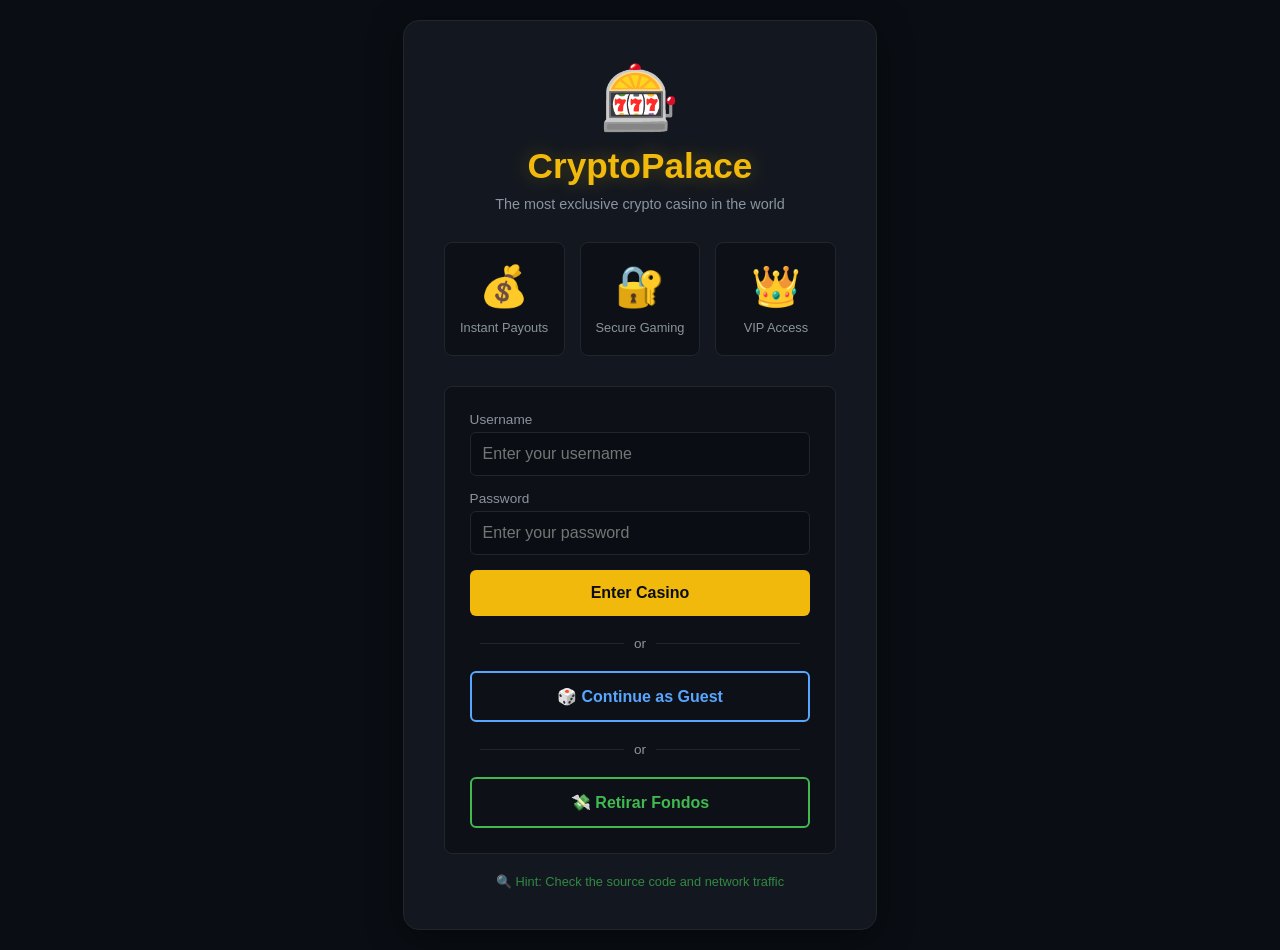
<file: index.html>
<!DOCTYPE html>
<html lang="es">
<head>
    <meta charset="UTF-8">
    <meta name="viewport" content="width=device-width, initial-scale=1.0">
    <title>CryptoPalace Casino</title>
    <link rel="stylesheet" href="css/main.css">
    
    <!-- ============================================
         CRYPTOPALACE CASINO - BACKEND FILES
         ============================================
         Los archivos del core están en /01100011 01101111 01110010 01100101/
         Los archivos de Robots y Sitemap están ubicados en /01100001 01110011 01110011 01100101 01110100 01110011/
         No acceder sin autorización.
         
         Archivos:
         /core/hfsifiuasdfgiadvfgiefgñsdbfidef.js
         /core/q3r8t5y2u1i9o0p4a7s6d.js
         /core/z8x7c6v5b4n3m2l1k0j9h8g7f.js
         /core/p0o9i8u7y6t5r4e3w2q1a0s9d8f.js
         /core/m1n2b3v4c5x6z7l8k9j0h1g2f3d4s.js
         
         Pista: La secuencia base es "qwertyuiopasdfghjklñzxcvbnm"
         Los tokens son fragmentos de esta secuencia.
         ============================================ -->
</head>
<body>
    <div class="container">
        <div class="logo">🎰</div>
        <h1>CryptoPalace</h1>
        <p class="subtitle">The most exclusive crypto casino in the world</p>
        
        <div class="features">
            <div class="feature">
                <span>💰</span>
                <p>Instant Payouts</p>
            </div>
            <div class="feature">
                <span>🔐</span>
                <p>Secure Gaming</p>
            </div>
            <div class="feature">
                <span>👑</span>
                <p>VIP Access</p>
            </div>
        </div>

        <div class="login-form">
            <div class="form-group">
                <label for="username">Username</label>
                <input type="text" id="username" placeholder="Enter your username">
            </div>
            <div class="form-group">
                <label for="password">Password</label>
                <input type="password" id="password" placeholder="Enter your password">
            </div>
            <button class="btn-login" onclick="login()">Enter Casino</button>
            
            <div class="divider">
                <span>or</span>
            </div>
            
            <button class="btn-guest" onclick="guestLogin()">🎲 Continue as Guest</button>
            
            <div class="divider">
                <span>or</span>
            </div>
            
            <button class="btn-withdraw" onclick="goToWithdraw()">💸 Retirar Fondos</button>
            
            <div class="error-msg" id="errorMsg">Invalid credentials</div>
        </div>

        <!-- Flag 1 escondida en el código fuente -->
        <!-- flag{hdvvhsuiufvbhuidbhvuisdbviu87grgrr7ehgerges} -->
        
        <p class="hint">🔍 Hint: Check the source code and network traffic</p>
    </div>

    <script src="js/main.js"></script>
</body>
</html>
</file>
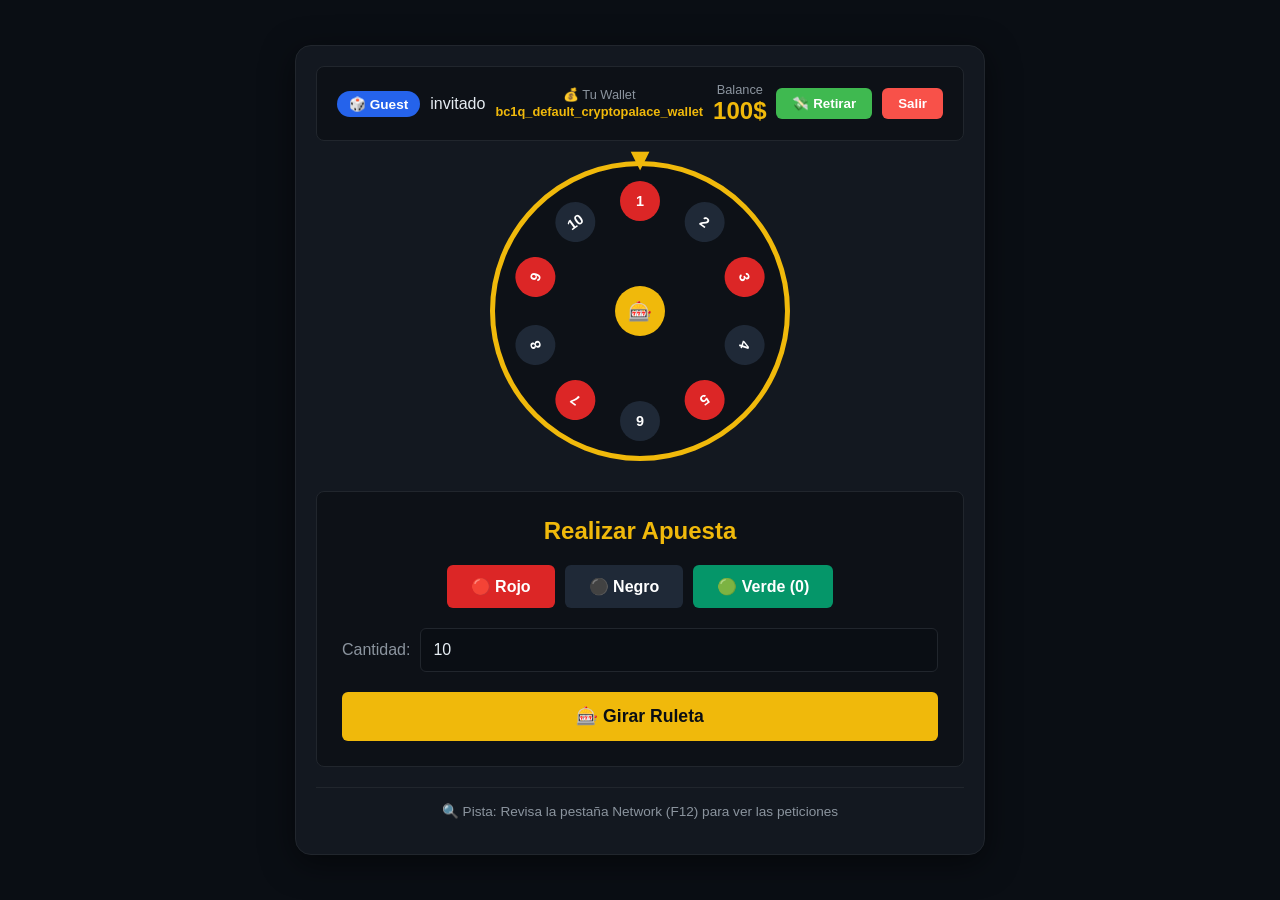
<file: casino.html>
<!DOCTYPE html>
<html lang="es">
<head>
    <meta charset="UTF-8">
    <meta name="viewport" content="width=device-width, initial-scale=1.0">
    <title>CryptoPalace Casino - Sala de Juegos</title>
    <link rel="stylesheet" href="css/main.css">
    
    <style>
        .roulette-wrapper {
            position: relative;
            width: 300px;
            height: 300px;
            margin: 0 auto 30px;
        }
        
        .roulette-arrow {
            position: absolute;
            top: -20px;
            left: 50%;
            transform: translateX(-50%);
            font-size: 2em;
            color: #f0b90b;
            z-index: 10;
        }
        
        .roulette-wheel {
            width: 100%;
            height: 100%;
            border-radius: 50%;
            position: relative;
            background: #0d1117;
            border: 5px solid #f0b90b;
            transition: transform 3s cubic-bezier(0.2, 0.8, 0.3, 1);
        }
        
        .roulette-wheel.spinning {
            transform: rotate(1440deg);
        }
        
        .roulette-number {
            position: absolute;
            width: 40px;
            height: 40px;
            display: flex;
            justify-content: center;
            align-items: center;
            border-radius: 50%;
            font-weight: bold;
            font-size: 0.9em;
            color: white;
            left: 50%;
            top: 50%;
            margin-left: -20px;
            margin-top: -20px;
        }
        
        .roulette-number.red { background: #dc2626; }
        .roulette-number.black { background: #1f2937; }
        .roulette-number.green { background: #059669; }
        
        .roulette-center {
            position: absolute;
            width: 50px;
            height: 50px;
            background: #f0b90b;
            border-radius: 50%;
            left: 50%;
            top: 50%;
            margin-left: -25px;
            margin-top: -25px;
            display: flex;
            justify-content: center;
            align-items: center;
            font-size: 1.2em;
            z-index: 5;
        }
    </style>
</head>
<body>
    <div class="casino-container">
        <header class="casino-header">
            <div class="user-info">
                <span id="userRole" class="badge">🎲 Guest</span>
                <span id="username">invitado</span>
            </div>
            <div class="balance-box">
                <span class="balance-label">💰 Tu Wallet</span>
                <span id="playerWallet" class="balance-amount" style="font-size:0.8em;">bc1q_...</span>
            </div>
            <div class="balance-box">
                <span class="balance-label">Balance</span>
                <span id="balance" class="balance-amount">100$</span>
            </div>
            <div class="header-buttons">
                <button class="btn-withdraw-header" onclick="goToWithdraw()">💸 Retirar</button>
                <button class="btn-logout" onclick="logout()">Salir</button>
            </div>
        </header>

        <main class="casino-main">
            <div class="roulette-wrapper">
                <div class="roulette-arrow">▼</div>
                <div class="roulette-wheel" id="rouletteWheel">
                    <div class="roulette-number red" style="transform: rotate(0deg) translateY(-110px);">1</div>
                    <div class="roulette-number black" style="transform: rotate(36deg) translateY(-110px);">2</div>
                    <div class="roulette-number red" style="transform: rotate(72deg) translateY(-110px);">3</div>
                    <div class="roulette-number black" style="transform: rotate(108deg) translateY(-110px);">4</div>
                    <div class="roulette-number red" style="transform: rotate(144deg) translateY(-110px);">5</div>
                    <div class="roulette-number black" style="transform: rotate(180deg) translateY(-110px);">6</div>
                    <div class="roulette-number red" style="transform: rotate(216deg) translateY(-110px);">7</div>
                    <div class="roulette-number black" style="transform: rotate(252deg) translateY(-110px);">8</div>
                    <div class="roulette-number red" style="transform: rotate(288deg) translateY(-110px);">9</div>
                    <div class="roulette-number black" style="transform: rotate(324deg) translateY(-110px);">10</div>
                    <div class="roulette-center">🎰</div>
                </div>
            </div>

            <div class="betting-panel">
                <h2>Realizar Apuesta</h2>
                <div class="bet-options">
                    <button class="bet-btn red" onclick="placeBet('red')">🔴 Rojo</button>
                    <button class="bet-btn black" onclick="placeBet('black')">⚫ Negro</button>
                    <button class="bet-btn green" onclick="placeBet('green')">🟢 Verde (0)</button>
                </div>
                <div class="bet-amount">
                    <label for="betAmount">Cantidad:</label>
                    <input type="number" id="betAmount" value="10" min="1" max="1000">
                </div>
                <button class="btn-spin" onclick="spinRoulette()">🎰 Girar Ruleta</button>
            </div>

            <div class="result-panel" id="resultPanel" style="display:none;">
                <h3>Resultado</h3>
                <p id="resultMessage"></p>
                <p id="resultAmount"></p>
            </div>
        </main>

        <footer class="casino-footer">
            <p>🔍 Pista: Revisa la pestaña Network (F12) para ver las peticiones</p>
        </footer>
    </div>

    <script>
        // ============================================
        // RULETA ANIMADA - LÓGICA INTEGRADA
        // ============================================
        
        let isSpinning = false;
        
        async function spinRoulette() {
            const wheel = document.getElementById('rouletteWheel');
            
            // Evitar doble giro
            if (isSpinning) {
                return;
            }
            
            isSpinning = true;
            console.log('[RULETA] Girando...');
            
            // Añadir clase para girar
            wheel.classList.add('spinning');
            
            // Esperar 3 segundos
            await new Promise(resolve => setTimeout(resolve, 3000));
            
            // Quitar clase
            wheel.classList.remove('spinning');
            isSpinning = false;
            
            console.log('[RULETA] Giro completado');
            
            // Mostrar resultado aleatorio
            const result = Math.floor(Math.random() * 37);
            const resultPanel = document.getElementById('resultPanel');
            const resultMessage = document.getElementById('resultMessage');
            const resultAmount = document.getElementById('resultAmount');
            
            resultPanel.style.display = 'block';
            resultMessage.textContent = `La bola cayó en ${result}`;
            resultMessage.style.color = '#e6edf3';
            resultAmount.textContent = 'Payout: 0$';
        }
        
        // Funciones de apuesta (simplificadas para que no de error)
        function placeBet(betType) {
            console.log('[CASINO] Apuesta:', betType);
            spinRoulette();
        }
        
        function goToWithdraw() {
            window.location.href = 'withdraw.html';
        }
        
        function logout() {
            localStorage.clear();
            window.location.href = 'index.html';
        }
    </script>

        <script src="js/casino.js"></script>
</body>
</html>
</file>
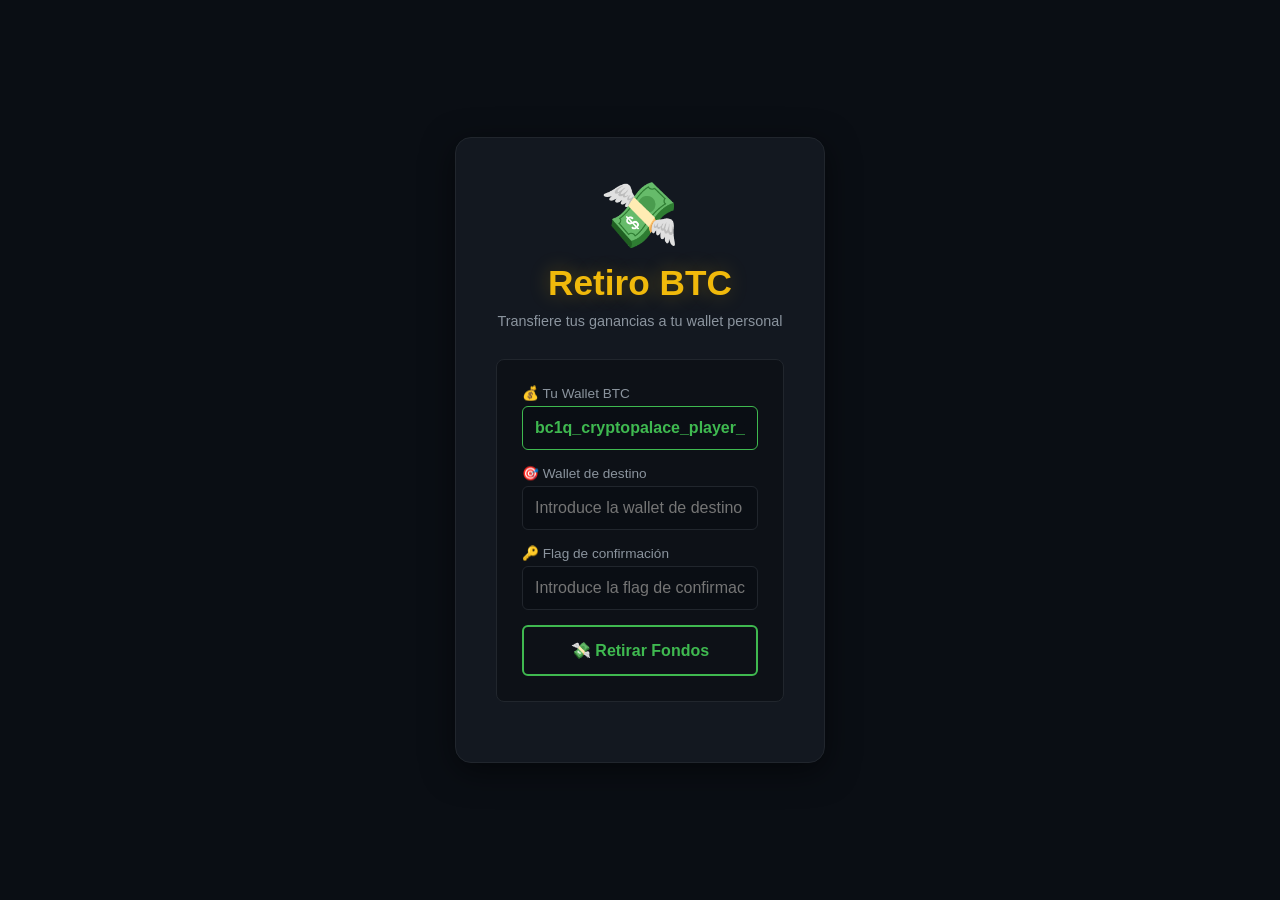
<file: withdraw.html>
<!DOCTYPE html>
<html lang="es">
<head>
    <meta charset="UTF-8">
    <meta name="viewport" content="width=device-width, initial-scale=1.0">
    <title>CryptoPalace Casino - Retiro BTC</title>
    <link rel="stylesheet" href="css/main.css">
</head>
<body>
    <div class="withdraw-container">
        <div class="logo">💸</div>
        <h1>Retiro BTC</h1>
        <p class="subtitle">Transfiere tus ganancias a tu wallet personal</p>
        
        <!-- Formulario de retiro -->
        <div class="withdraw-form" id="withdrawForm">
            <div class="form-group">
                <label for="playerWallet">💰 Tu Wallet BTC</label>
                <input type="text" id="playerWallet" readonly>
            </div>
            
            <div class="form-group">
                <label for="destWallet">🎯 Wallet de destino</label>
                <input type="text" id="destWallet" placeholder="Introduce la wallet de destino (bc1q...)">
            </div>
            
            <div class="form-group">
                <label for="flagInput">🔑 Flag de confirmación</label>
                <input type="text" id="flagInput" placeholder="Introduce la flag de confirmación">
            </div>
            
            <button class="btn-withdraw" onclick="withdraw()">💸 Retirar Fondos</button>
        </div>
        
        <!-- Pantalla de carga (oculta inicialmente) -->
        <div id="loading" style="display:none;">
            <div class="loading-box">
                <div class="spinner"></div>
                <p class="loading-text">Procesando transacción...</p>
                <p class="loading-subtext">Verificando flag de confirmación...</p>
            </div>
        </div>
        
        <!-- Transacción completada (oculta inicialmente) -->
        <div id="complete" style="display:none;">
            <div class="complete-box">
                <div class="complete-icon">✅</div>
                <h2>Transacción Completada</h2>
                
                <div class="tx-info">
                    <span class="tx-label">ID de transacción</span>
                    <span class="tx-value" id="txId"></span>
                </div>
                
                <div class="tx-info">
                    <span class="tx-label">Cantidad transferida</span>
                    <span class="tx-value" id="txAmount"></span>
                </div>
                
                <div class="tx-info">
                    <span class="tx-label">Wallet de destino</span>
                    <span class="tx-value" id="txWallet"></span>
                </div>
                
                <div class="final-flag" id="finalFlag"></div>
                
                <a href="casino.html" class="back-btn">🎰 Volver al Casino</a>
            </div>
        </div>
        
        <!-- Error (oculto inicialmente) -->
        <div id="errorBox" style="display:none;">
            <div class="error-box">
                <p id="errorMessage"></p>
            </div>
        </div>
    </div>
    
    <script src="js/withdraw.js"></script>
</body>
</html>
</file>
<file: css/main.css>
* { 
    margin: 0; 
    padding: 0; 
    box-sizing: border-box; 
}

body {
    font-family: 'Segoe UI', Arial, sans-serif;
    background: #0a0e14;
    color: #e6edf3;
    display: flex;
    justify-content: center;
    align-items: center;
    min-height: 100vh;
    padding: 20px;
}

.container {
    text-align: center;
    max-width: 550px;
    padding: 40px;
    background: #131820;
    border-radius: 16px;
    border: 1px solid #21262d;
    box-shadow: 0 8px 32px rgba(0,0,0,0.5);
}

.logo { 
    font-size: 4em; 
    margin-bottom: 10px; 
    animation: pulse 2s infinite;
}

@keyframes pulse {
    0% { transform: scale(1); }
    50% { transform: scale(1.1); }
    100% { transform: scale(1); }
}

h1 { 
    color: #f0b90b; 
    font-size: 2.2em; 
    margin-bottom: 10px;
    text-shadow: 0 0 20px rgba(240, 185, 11, 0.3);
}

.subtitle { 
    color: #8b949e; 
    font-size: 0.9em; 
    margin-bottom: 30px; 
}

.features {
    display: grid;
    grid-template-columns: 1fr 1fr 1fr;
    gap: 15px;
    margin-bottom: 30px;
}

.feature {
    background: #0d1117;
    border-radius: 8px;
    padding: 20px 15px;
    border: 1px solid #21262d;
}

.feature span { 
    font-size: 2.5em; 
    display: block; 
    margin-bottom: 10px; 
}

.feature p { 
    color: #8b949e; 
    font-size: 0.8em; 
    margin: 0; 
}

.login-form {
    background: #0d1117;
    border-radius: 8px;
    padding: 25px;
    border: 1px solid #21262d;
    margin-bottom: 20px;
}

.form-group {
    margin-bottom: 15px;
    text-align: left;
}

.form-group label {
    display: block;
    color: #8b949e;
    font-size: 0.85em;
    margin-bottom: 5px;
}

.form-group input {
    width: 100%;
    padding: 12px;
    background: #0a0e14;
    border: 1px solid #21262d;
    border-radius: 6px;
    color: #e6edf3;
    font-size: 1em;
    outline: none;
    transition: border-color 0.2s;
}

.form-group input:focus {
    border-color: #f0b90b;
}

.btn-login {
    width: 100%;
    padding: 14px;
    background: #f0b90b;
    color: #0a0e14;
    border: none;
    border-radius: 6px;
    font-size: 1em;
    font-weight: bold;
    cursor: pointer;
    transition: background 0.2s;
}

.btn-login:hover {
    background: #d4a309;
}

.divider {
    display: flex;
    align-items: center;
    margin: 20px 0;
    color: #8b949e;
    font-size: 0.85em;
}

.divider::before,
.divider::after {
    content: "";
    flex: 1;
    height: 1px;
    background: #21262d;
    margin: 0 10px;
}

.btn-guest {
    width: 100%;
    padding: 14px;
    background: transparent;
    color: #58a6ff;
    border: 2px solid #58a6ff;
    border-radius: 6px;
    font-size: 1em;
    font-weight: bold;
    cursor: pointer;
    transition: background 0.2s;
}

.btn-guest:hover {
    background: rgba(88, 166, 255, 0.1);
}

.error-msg {
    color: #f85149;
    font-size: 0.85em;
    margin-top: 10px;
    display: none;
}

.hint {
    color: #3fb950;
    font-size: 0.8em;
    margin-top: 15px;
    opacity: 0.7;
}

/* ============================================
   BOTÓN DE RETIRO EN INDEX
   ============================================ */

.btn-withdraw {
    width: 100%;
    padding: 14px;
    background: transparent;
    color: #3fb950;
    border: 2px solid #3fb950;
    border-radius: 6px;
    font-size: 1em;
    font-weight: bold;
    cursor: pointer;
    transition: background 0.2s;
}

.btn-withdraw:hover {
    background: rgba(63, 185, 80, 0.1);
}

/* ============================================
   CRYPTOPALACE CASINO - ESTILOS DEL CASINO
   ============================================ */

/* Contenedor principal */
.casino-container {
    max-width: 900px;
    margin: 0 auto;
    padding: 20px;
    background: #131820;
    border-radius: 16px;
    border: 1px solid #21262d;
    box-shadow: 0 8px 32px rgba(0,0,0,0.5);
}

/* Header */
.casino-header {
    display: flex;
    justify-content: space-between;
    align-items: center;
    padding: 15px 20px;
    background: #0d1117;
    border-radius: 8px;
    border: 1px solid #21262d;
    margin-bottom: 20px;
    flex-wrap: wrap;
    gap: 10px;
}

.user-info {
    display: flex;
    align-items: center;
    gap: 10px;
}

.badge {
    background: #2563eb;
    color: white;
    padding: 5px 12px;
    border-radius: 20px;
    font-size: 0.85em;
    font-weight: bold;
}

.badge.admin {
    background: #f0b90b;
    color: #0a0e14;
}

.badge.guest {
    background: #2563eb;
    color: white;
}

.balance-box {
    text-align: center;
}

.balance-label {
    display: block;
    color: #8b949e;
    font-size: 0.8em;
}

.balance-amount {
    color: #f0b90b;
    font-size: 1.5em;
    font-weight: bold;
}

/* Header buttons */
.header-buttons {
    display: flex;
    gap: 10px;
    align-items: center;
}

.btn-withdraw-header {
    background: #3fb950;
    color: white;
    border: none;
    padding: 8px 16px;
    border-radius: 6px;
    cursor: pointer;
    font-weight: bold;
    transition: background 0.2s;
}

.btn-withdraw-header:hover {
    background: #2d8a3e;
}

.btn-logout {
    background: #f85149;
    color: white;
    border: none;
    padding: 8px 16px;
    border-radius: 6px;
    cursor: pointer;
    font-weight: bold;
}

.btn-logout:hover {
    background: #d32f2f;
}

/* Ruleta */
.roulette-container {
    display: flex;
    justify-content: center;
    margin-bottom: 20px;
}

.roulette-wheel {
    display: grid;
    grid-template-columns: repeat(11, 1fr);
    gap: 5px;
    padding: 20px;
    background: #0d1117;
    border-radius: 50%;
    border: 3px solid #f0b90b;
}

.roulette-number {
    width: 50px;
    height: 50px;
    display: flex;
    justify-content: center;
    align-items: center;
    border-radius: 50%;
    font-weight: bold;
    font-size: 1.2em;
    color: white;
}

.roulette-number.red {
    background: #dc2626;
}

.roulette-number.black {
    background: #1f2937;
}

.roulette-number.green {
    background: #059669;
}

/* Panel de apuestas */
.betting-panel {
    background: #0d1117;
    border-radius: 8px;
    padding: 25px;
    border: 1px solid #21262d;
    margin-bottom: 20px;
}

.betting-panel h2 {
    color: #f0b90b;
    margin-bottom: 20px;
    text-align: center;
}

.bet-options {
    display: flex;
    gap: 10px;
    justify-content: center;
    margin-bottom: 20px;
}

.bet-btn {
    padding: 12px 24px;
    border: none;
    border-radius: 6px;
    cursor: pointer;
    font-weight: bold;
    font-size: 1em;
    transition: transform 0.2s;
}

.bet-btn:hover {
    transform: scale(1.05);
}

.bet-btn.red {
    background: #dc2626;
    color: white;
}

.bet-btn.black {
    background: #1f2937;
    color: white;
}

.bet-btn.green {
    background: #059669;
    color: white;
}

.bet-amount {
    display: flex;
    align-items: center;
    gap: 10px;
    margin-bottom: 20px;
}

.bet-amount label {
    color: #8b949e;
}

.bet-amount input {
    flex: 1;
    padding: 12px;
    background: #0a0e14;
    border: 1px solid #21262d;
    border-radius: 6px;
    color: #e6edf3;
    font-size: 1em;
}

.btn-spin {
    width: 100%;
    padding: 14px;
    background: #f0b90b;
    color: #0a0e14;
    border: none;
    border-radius: 6px;
    font-size: 1.1em;
    font-weight: bold;
    cursor: pointer;
    transition: background 0.2s;
}

.btn-spin:hover {
    background: #d4a309;
}

/* Panel de resultado */
.result-panel {
    background: #0d1117;
    border-radius: 8px;
    padding: 20px;
    border: 1px solid #3fb950;
    text-align: center;
}

.result-panel h3 {
    color: #3fb950;
    margin-bottom: 10px;
}

.result-panel p {
    color: #e6edf3;
    margin: 5px 0;
}

/* Footer */
.casino-footer {
    text-align: center;
    padding: 15px;
    color: #8b949e;
    font-size: 0.85em;
    border-top: 1px solid #21262d;
    margin-top: 20px;
}

/* ============================================
   CRYPTOPALACE - ESTILOS DE RETIRO BTC
   ============================================ */

.withdraw-container {
    text-align: center;
    max-width: 600px;
    padding: 40px;
    background: #131820;
    border-radius: 16px;
    border: 1px solid #21262d;
    box-shadow: 0 8px 32px rgba(0,0,0,0.5);
}

.withdraw-form {
    background: #0d1117;
    border-radius: 8px;
    padding: 25px;
    border: 1px solid #21262d;
    margin-bottom: 20px;
    text-align: left;
}

.form-group input[readonly] {
    background: #0a0e14;
    color: #3fb950;
    font-weight: bold;
    border-color: #3fb950;
}

/* Loading */
.loading-box {
    text-align: center;
    padding: 30px;
    background: #0d1117;
    border-radius: 8px;
    border: 1px solid #21262d;
}

.spinner {
    border: 4px solid #21262d;
    border-top: 4px solid #f0b90b;
    border-radius: 50%;
    width: 50px;
    height: 50px;
    animation: spin 1s linear infinite;
    margin: 20px auto;
}

@keyframes spin {
    0% { transform: rotate(0deg); }
    100% { transform: rotate(360deg); }
}

.loading-text {
    color: #f0b90b;
    font-size: 1em;
    margin-top: 15px;
}

.loading-subtext {
    color: #8b949e;
    font-size: 0.8em;
    margin-top: 10px;
}

/* Transacción completada */
.complete-box {
    background: #0d1117;
    border-radius: 8px;
    padding: 30px;
    border: 1px solid #3fb950;
    text-align: center;
}

.complete-icon {
    font-size: 4em;
    animation: bounce 1s ease;
}

@keyframes bounce {
    0%, 100% { transform: translateY(0); }
    50% { transform: translateY(-20px); }
}

.complete-box h2 {
    color: #3fb950;
    margin: 15px 0;
}

.tx-info {
    background: #0a0e14;
    border-radius: 6px;
    padding: 15px;
    margin: 10px 0;
    border: 1px solid #21262d;
}

.tx-label {
    color: #8b949e;
    font-size: 0.8em;
    display: block;
    margin-bottom: 5px;
}

.tx-value {
    color: #f0b90b;
    font-family: 'Courier New', monospace;
    font-size: 0.85em;
    word-break: break-all;
}

.final-flag {
    color: #3fb950;
    font-weight: bold;
    margin-top: 20px;
    padding: 15px;
    background: #0a0e14;
    border-radius: 6px;
    border: 1px solid #3fb950;
    font-family: 'Courier New', monospace;
    word-break: break-all;
    font-size: 0.9em;
}

.back-btn {
    display: inline-block;
    margin-top: 20px;
    padding: 12px 24px;
    background: #2563eb;
    color: white;
    text-decoration: none;
    border-radius: 6px;
    font-weight: bold;
    transition: background 0.2s;
}

.back-btn:hover {
    background: #1d4ed8;
}

/* Error */
.error-box {
    background: #0d1117;
    border-radius: 8px;
    padding: 20px;
    border: 1px solid #f85149;
    text-align: center;
    margin-top: 20px;
}

.error-box p {
    color: #f85149;
    font-size: 0.9em;
}
</file>
